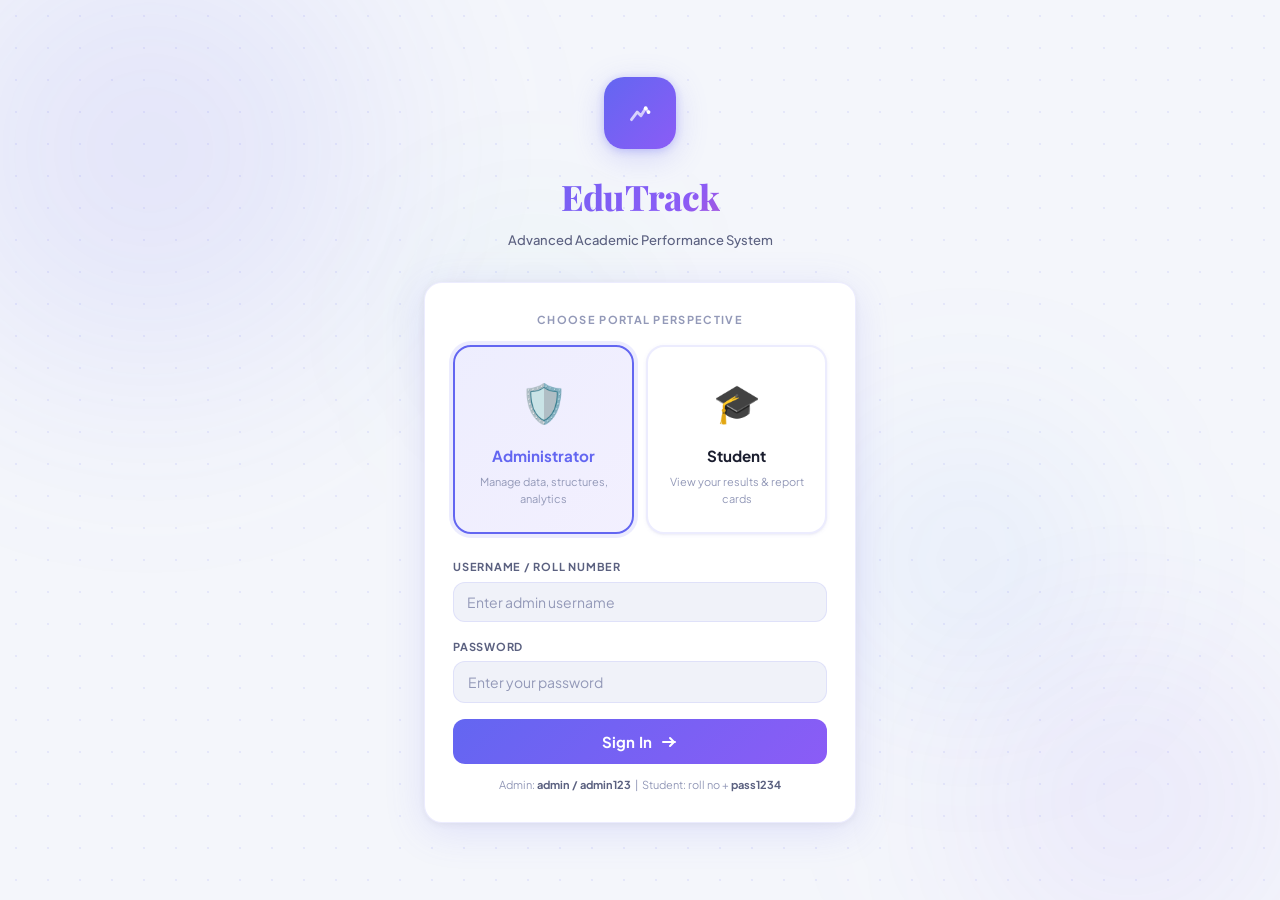
<file: index.html>
<!DOCTYPE html>
<html lang="en">
<head>
  <meta charset="UTF-8" />
  <meta name="viewport" content="width=device-width, initial-scale=1.0" />
  <title>EduTrack — Student Results System</title>
  <link rel="preconnect" href="https://fonts.googleapis.com" />
  <link href="https://fonts.googleapis.com/css2?family=Playfair+Display:wght@700;800&family=Plus+Jakarta+Sans:wght@300;400;500;600;700&display=swap" rel="stylesheet" />
  <link rel="stylesheet" href="styles.css" />
</head>
<body>

  <div class="bg-animated">
    <div class="bg-blob blob-1"></div>
    <div class="bg-blob blob-2"></div>
    <div class="bg-blob blob-3"></div>
    <div class="bg-blob blob-4"></div>
  </div>
  <div class="bg-dots"></div>
  <div class="particles" id="particles"></div>

  <div id="login-page">
    <div class="login-container">
      <div class="login-logo">
        <div class="logo-icon">
          <svg width="36" height="36" viewBox="0 0 38 38" fill="none">
            <defs>
              <linearGradient id="lg1" x1="0" y1="0" x2="38" y2="38" gradientUnits="userSpaceOnUse">
                <stop offset="0%" stop-color="#ffffff" stop-opacity="0.9" />
                <stop offset="100%" stop-color="#ffffff" stop-opacity="0.5" />
              </linearGradient>
            </defs>
            <path d="M10 26L16 18L20 22L25 14L28 18" stroke="url(#lg1)" stroke-width="3" stroke-linecap="round" stroke-linejoin="round" />
            <circle cx="28" cy="18" r="2" fill="white" />
            <circle cx="25" cy="14" r="2" fill="white" />
          </svg>
        </div>
        <h1>EduTrack</h1>
        <p>Advanced Academic Performance System</p>
      </div>

      <div class="login-box">
        <div class="role-title">Choose Portal Perspective</div>
        <div class="role-cards">
          <div class="role-card selected" id="role-admin" onclick="selectRole('admin')">
            <span class="role-icon">🛡️</span>
            <div class="role-name">Administrator</div>
            <div class="role-desc">Manage data, structures, analytics</div>
          </div>
          <div class="role-card" id="role-student" onclick="selectRole('student')">
            <span class="role-icon">🎓</span>
            <div class="role-name">Student</div>
            <div class="role-desc">View your results & report cards</div>
          </div>
        </div>

        <div id="login-err" class="login-err">⚠ Incorrect credentials. Try again.</div>

        <div class="form-group">
          <label>Username / Roll Number</label>
          <div class="input-wrap">
            <input type="text" id="login-user" placeholder="Enter username or roll number" />
          </div>
        </div>

        <div class="form-group">
          <label>Password</label>
          <div class="input-wrap">
            <input type="password" id="login-pass" placeholder="Enter your password" onkeydown="if(event.key==='Enter')doLogin()" />
          </div>
        </div>

        <button class="btn-login" onclick="doLogin()">
          <span>Sign In</span>
          <svg width="18" height="18" viewBox="0 0 18 18" fill="none">
            <path d="M3 9h12M10 5l4 4-4 4" stroke="currentColor" stroke-width="2" stroke-linecap="round" stroke-linejoin="round" />
          </svg>
        </button>
        <p class="login-hint">
          Admin: <b>admin / admin123</b> &nbsp;|&nbsp; Student: roll no + <b>pass1234</b>
        </p>
      </div>
    </div>
  </div>

  <div id="app">
    <header class="header">
      <div class="header-brand">
        <div class="logo-sm">
          <svg width="20" height="20" viewBox="0 0 38 38" fill="none">
            <path d="M10 26L16 18L20 22L25 14L28 18" stroke="white" stroke-width="3" stroke-linecap="round" stroke-linejoin="round" />
          </svg>
        </div>
        EduTrack
      </div>
      <nav class="header-nav" id="main-nav"></nav>
      <div class="header-right">
        <div class="user-pill">
          <div class="user-avatar" id="user-avatar-el">👤</div>
          <span id="user-name-el" style="font-weight:600"></span>
          <span class="role-tag" id="role-tag-el"></span>
        </div>
        <button class="btn-logout" onclick="doLogout()">
          <svg width="14" height="14" viewBox="0 0 14 14" fill="none">
            <path d="M5 2H2v10h3M9 4l3 3-3 3M12 7H6" stroke="currentColor" stroke-width="1.5" stroke-linecap="round" stroke-linejoin="round" />
          </svg>
          Logout
        </button>
      </div>
    </header>

    <div class="modal-overlay" id="modal-student">
      <div class="modal">
        <div class="modal-header">
          <h2 id="student-modal-title">Add Student</h2>
          <button class="modal-close" onclick="closeModal('modal-student')">✕</button>
        </div>
        <div id="modal-alert" class="alert"></div>
        <div class="form-group">
          <label>Roll Number</label>
          <input type="text" id="stu-roll" placeholder="e.g. 2024001" />
        </div>
        <div class="form-group">
          <label>Full Name</label>
          <input type="text" id="stu-name" placeholder="e.g. Aarav Sharma" />
        </div>
        <div class="form-row">
          <div class="form-group">
            <label>Class Segment</label>
            <select id="stu-class">
              <option>10-A</option><option>10-B</option>
              <option>11-Science</option><option>11-Commerce</option>
              <option>12-Science</option><option>12-Commerce</option>
            </select>
          </div>
          <div class="form-group">
            <label>Gender</label>
            <select id="stu-gender">
              <option>Male</option><option>Female</option><option>Other</option>
            </select>
          </div>
        </div>
        <div class="modal-footer">
          <button class="btn btn-secondary" onclick="closeModal('modal-student')">Cancel</button>
          <button class="btn btn-primary" onclick="submitStudentForm()">Save Records</button>
        </div>
      </div>
    </div>

    <div class="modal-overlay" id="modal-result">
      <div class="modal" style="max-width:560px">
        <div class="modal-header">
          <h2>Input Marks Entry</h2>
          <button class="modal-close" onclick="closeModal('modal-result')">✕</button>
        </div>
        <div id="result-modal-alert" class="alert"></div>
        <div class="form-row">
          <div class="form-group">
            <label>Target Student</label>
            <select id="res-student-id" onchange="onModalStudentClassChange()"></select>
          </div>
          <div class="form-group">
            <label>Term Exam</label>
            <select id="res-exam">
              <option>Unit Test 1</option><option>Unit Test 2</option>
              <option>Mid-Term</option><option>Final Exam</option>
            </select>
          </div>
        </div>
        <div class="form-group" style="margin-bottom:6px"><label>Academic Year</label><input type="text" id="res-year" value="2026" /></div>
        <div style="margin:1rem 0 0.5rem;font-size:11px;font-weight:700;color:var(--text3);text-transform:uppercase;letter-spacing:0.05em">Subject Metric Breakdowns</div>
        <div id="subject-fields-container" style="max-height:220px;overflow-y:auto;padding-right:4px"></div>
        <div class="modal-footer">
          <button class="btn btn-secondary" onclick="closeModal('modal-result')">Cancel</button>
          <button class="btn btn-primary" onclick="submitResultForm()">Compute & Save</button>
        </div>
      </div>
    </div>

    <div id="view-dashboard" class="view">
      <div class="container">
        <div class="page-header">
          <div><h1>📊 System <span>Overview</span></h1><p>Real-time school performance & metrics indicator</p></div>
        </div>
        <div class="stat-grid" id="dash-stats"></div>
        <div class="two-col">
          <div class="card">
            <div class="card-header"><span class="card-title">Grade Distribution</span></div>
            <div class="card-body"><div class="bar-chart" id="grade-bar-chart"></div></div>
          </div>
          <div class="card">
            <div class="card-header"><span class="card-title">🏆 Top Performers</span></div>
            <div class="card-body"><div id="top-performers-list"></div></div>
          </div>
        </div>
        <div class="two-col" style="margin-top:1.5rem">
          <div class="card">
            <div class="card-header"><span class="card-title">Class-wise Average</span></div>
            <div class="card-body"><div id="class-avg-chart" class="bar-chart"></div></div>
          </div>
          <div class="card">
            <div class="card-header"><span class="card-title">Subject Performance</span></div>
            <div class="card-body"><div id="subject-perf-chart" class="bar-chart"></div></div>
          </div>
        </div>
      </div>
    </div>

    <div id="view-students" class="view">
      <div class="container">
        <div class="page-header">
          <div><h1>👥 <span>Students</span></h1><p>Manage student records and profiles</p></div>
        </div>
        <div id="student-alert" class="alert"></div>
        <div class="search-bar">
          <input type="text" id="student-search" placeholder="Search by name or roll number..." oninput="renderStudentTable()" />
          <select id="student-class-filter" onchange="renderStudentTable()">
            <option value="">All Classes</option>
            <option>10-A</option><option>10-B</option>
            <option>11-Science</option><option>11-Commerce</option>
            <option>12-Science</option><option>12-Commerce</option>
          </select>
          <button class="btn btn-primary" onclick="openStudentModal()">+ Add Student</button>
        </div>
        <div class="card">
          <div class="table-wrap">
            <table>
              <thead>
                <tr><th>#</th><th>Roll No</th><th>Name</th><th>Class</th><th>Gender</th><th>Exams</th><th>Avg %</th><th>Grade</th><th>Actions</th></tr>
              </thead>
              <tbody id="student-tbody"></tbody>
            </table>
          </div>
        </div>
      </div>
    </div>

    <div id="view-results" class="view">
      <div class="container">
        <div class="page-header">
          <div><h1>📝 <span>Results</span></h1><p>Exam results entry and management</p></div>
          <div id="results-add-btn"></div>
        </div>
        <div id="result-alert" class="alert"></div>
        <div class="search-bar">
          <input type="text" id="result-search" placeholder="Search student..." oninput="renderResultTable()" />
          <select id="result-exam-filter" onchange="renderResultTable()">
            <option value="">All Exams</option>
            <option>Unit Test 1</option><option>Unit Test 2</option>
            <option>Mid-Term</option><option>Final Exam</option>
          </select>
        </div>
        <div class="card">
          <div class="table-wrap">
            <table>
              <thead>
                <tr><th>Student Name</th><th>Roll No</th><th>Exam Term</th><th>Class</th><th>Markings Breakdowns</th><th>Total</th><th>Pct</th><th>Status</th><th id="result-action-th">Actions</th></tr>
              </thead>
              <tbody id="result-tbody"></tbody>
            </table>
          </div>
        </div>
      </div>
    </div>

    <div id="view-analysis" class="view">
      <div class="container">
        <div class="page-header">
          <div><h1>📉 <span>Analytics</span> Laboratory</h1><p>Granular structural and curriculum failure rate analyses</p></div>
        </div>
        <div class="tab-bar">
          <button class="tab-btn active" id="tab-btn-rank" onclick="switchAnalysisTab('rank')">Leaderboards</button>
          <button class="tab-btn" id="tab-btn-subj" onclick="switchAnalysisTab('subj')">Subject Analysis</button>
        </div>
        <div id="analysis-pane-rank" class="analysis-pane" style="display:block">
          <div class="card" style="max-width:720px"><div class="card-body" id="rankings-list"></div></div>
        </div>
        <div id="analysis-pane-subj" class="analysis-pane" style="display:none">
          <div id="subject-analysis"></div>
        </div>
      </div>
    </div>

    <div id="view-reports" class="view">
      <div class="container">
        <div class="page-header">
          <div><h1>📄 Academic <span>Report Card</span></h1><p>Generate formal cumulative and printable report modules</p></div>
        </div>
        <div class="card" style="margin-bottom:1.5rem">
          <div class="card-body" style="padding:1.2rem">
            <div style="display:flex;gap:14px;align-items:flex-end;flex-wrap:wrap">
              <div class="form-group" style="margin:0;flex:1;min-width:180px"><label>Choose Target Student</label><select id="report-student-sel"></select></div>
              <div class="form-group" style="margin:0;flex:1;min-width:180px">
                <label>Target Term</label>
                <select id="report-exam-sel">
                  <option value="">All Combined (Average)</option>
                  <option>Unit Test 1</option><option>Unit Test 2</option>
                  <option>Mid-Term</option><option>Final Exam</option>
                </select>
              </div>
              <button class="btn btn-primary" onclick="generateReport()" style="height:40px">Generate Document</button>
            </div>
          </div>
        </div>
        <div id="report-output"></div>
      </div>
    </div>

    <div id="view-myresults" class="view">
      <div class="container">
        <div id="my-results-content"></div>
      </div>
    </div>
  </div>

  <script src="app.js"></script>
</body>
</html>
</file>
<file: styles.css>
/* ===== RESET & ROOT ===== */
*, *::before, *::after { box-sizing: border-box; margin: 0; padding: 0; }

:root {
  /* Light palette */
  --bg: #f4f6fb;
  --surface: #ffffff;
  --surface2: #f0f2f9;
  --surface3: #e8ebf5;
  --border: rgba(99,102,241,0.12);
  --border-light: rgba(99,102,241,0.07);
  --text: #1a1d2e;
  --text2: #5b6180;
  --text3: #9399b8;
  --accent: #6366f1;
  --accent2: #8b5cf6;
  --accent-light: rgba(99,102,241,0.08);
  --accent-glow: rgba(99,102,241,0.22);
  --gold: #d97706;
  --gold-light: rgba(217,119,6,0.10);
  --red: #dc2626;
  --red-light: rgba(220,38,38,0.08);
  --green: #059669;
  --green-light: rgba(5,150,105,0.08);
  --blue: #2563eb;
  --blue-light: rgba(37,99,235,0.08);
  --orange: #ea580c;
  --radius: 12px;
  --radius-lg: 18px;
  --shadow-sm: 0 1px 4px rgba(99,102,241,0.07), 0 1px 2px rgba(0,0,0,0.04);
  --shadow: 0 2px 16px rgba(99,102,241,0.09), 0 1px 4px rgba(0,0,0,0.04);
  --shadow-lg: 0 8px 40px rgba(99,102,241,0.15), 0 2px 8px rgba(0,0,0,0.06);
  --shadow-xl: 0 20px 60px rgba(99,102,241,0.18), 0 4px 16px rgba(0,0,0,0.07);
}

/* ===== FONTS ===== */
body {
  font-family: 'Plus Jakarta Sans', sans-serif;
  background: var(--bg);
  color: var(--text);
  min-height: 100vh;
  font-size: 14px;
  line-height: 1.6;
  overflow-x: hidden;
}

/* ===== ANIMATED BACKGROUND ===== */
.bg-animated {
  position: fixed; inset: 0; z-index: 0; pointer-events: none; overflow: hidden;
}
.bg-blob {
  position: absolute; border-radius: 50%; filter: blur(80px);
}
.blob-1 {
  width: 700px; height: 700px; background: radial-gradient(circle, rgba(99,102,241,0.14), transparent 70%);
  top: -200px; left: -200px; animation: blob-drift 18s ease-in-out infinite;
}
.blob-2 {
  width: 500px; height: 500px; background: radial-gradient(circle, rgba(139,92,246,0.10), transparent 70%);
  bottom: -150px; right: -100px; animation: blob-drift 14s ease-in-out infinite reverse;
}
.blob-3 {
  width: 400px; height: 400px; background: radial-gradient(circle, rgba(59,130,246,0.09), transparent 70%);
  top: 40%; left: 60%; animation: blob-drift 20s ease-in-out infinite 5s;
}
.blob-4 {
  width: 300px; height: 300px; background: radial-gradient(circle, rgba(16,185,129,0.07), transparent 70%);
  top: 20%; left: 30%; animation: blob-drift 16s ease-in-out infinite 3s reverse;
}
@keyframes blob-drift {
  0%, 100% { transform: translate(0,0) scale(1); }
  25% { transform: translate(40px,-50px) scale(1.06); }
  50% { transform: translate(-30px,40px) scale(0.94); }
  75% { transform: translate(20px, 20px) scale(1.03); }
}

/* dot grid */
.bg-dots {
  position: fixed; inset: 0; z-index: 0; pointer-events: none;
  background-image: radial-gradient(circle, rgba(99,102,241,0.10) 1px, transparent 1px);
  background-size: 32px 32px;
}

/* floating particles */
.particles {
  position: fixed; inset: 0; z-index: 0; pointer-events: none; overflow: hidden;
}
.particle {
  position: absolute; border-radius: 50%;
  background: linear-gradient(135deg, var(--accent), var(--accent2));
  opacity: 0;
  animation: particle-rise var(--dur, 8s) ease-in infinite var(--delay, 0s);
}
@keyframes particle-rise {
  0% { transform: translateY(100vh) scale(0); opacity: 0; }
  10% { opacity: 0.4; }
  90% { opacity: 0.15; }
  100% { transform: translateY(-20vh) scale(1.5) rotate(360deg); opacity: 0; }
}

/* ===== LOGIN PAGE ===== */
#login-page {
  position: fixed; inset: 0; z-index: 1000;
  display: flex; align-items: center; justify-content: center;
  transition: opacity 0.6s ease, transform 0.6s ease;
}
#login-page.hide {
  opacity: 0; transform: scale(1.04) translateY(-24px); pointer-events: none;
}

.login-container {
  position: relative; z-index: 1; width: 100%; max-width: 480px; padding: 1.5rem;
  animation: login-rise 0.9s cubic-bezier(0.22, 1, 0.36, 1) both;
}
@keyframes login-rise {
  from { opacity: 0; transform: translateY(50px) scale(0.96); }
  to { opacity: 1; transform: translateY(0) scale(1); }
}

.login-logo {
  text-align: center; margin-bottom: 2rem;
}
.login-logo .logo-icon {
  display: inline-flex; align-items: center; justify-content: center;
  width: 72px; height: 72px; border-radius: 20px;
  background: linear-gradient(135deg, var(--accent), var(--accent2));
  margin-bottom: 1.25rem;
  box-shadow: 0 8px 32px var(--accent-glow), 0 2px 8px rgba(99,102,241,0.3);
  animation: logo-float 4s ease-in-out infinite, logo-glow 4s ease-in-out infinite;
}
@keyframes logo-float {
  0%, 100% { transform: translateY(0); }
  50% { transform: translateY(-8px); }
}
@keyframes logo-glow {
  0%, 100% { box-shadow: 0 8px 32px rgba(99,102,241,0.25), 0 2px 8px rgba(99,102,241,0.2); }
  50% { box-shadow: 0 12px 48px rgba(99,102,241,0.45), 0 4px 16px rgba(99,102,241,0.3); }
}
.login-logo h1 {
  font-family: 'Playfair Display', serif; font-size: 2.2rem; font-weight: 800;
  background: linear-gradient(135deg, var(--accent) 0%, var(--accent2) 60%, #ec4899 100%);
  -webkit-background-clip: text; -webkit-text-fill-color: transparent;
  letter-spacing: -0.02em;
}
.login-logo p { color: var(--text2); font-size: 13px; margin-top: 4px; font-weight: 500; }

/* Role cards */
.role-title {
  text-align: center; font-size: 11px; color: var(--text3);
  text-transform: uppercase; letter-spacing: 0.12em; font-weight: 700;
  margin-bottom: 1rem;
}
.role-cards {
  display: grid; grid-template-columns: 1fr 1fr; gap: 12px; margin-bottom: 1.5rem;
}
.role-card {
  background: var(--surface); border: 2px solid var(--border);
  border-radius: var(--radius-lg); padding: 1.5rem 1rem; text-align: center;
  cursor: pointer; transition: all 0.3s cubic-bezier(0.34, 1.56, 0.64, 1);
  position: relative; overflow: hidden; box-shadow: var(--shadow-sm);
}
.role-card::after {
  content: ''; position: absolute; inset: 0;
  background: linear-gradient(135deg, var(--accent-light), rgba(139,92,246,0.06));
  opacity: 0; transition: opacity 0.25s;
}
.role-card:hover { transform: translateY(-5px) scale(1.02); border-color: var(--accent); box-shadow: var(--shadow-lg); }
.role-card.selected { border-color: var(--accent); background: rgba(99,102,241,0.04); box-shadow: 0 0 0 4px rgba(99,102,241,0.12); }
.role-card.selected::after { opacity: 1; }
.role-card .role-icon {
  font-size: 2.4rem; margin-bottom: 0.75rem; position: relative; z-index: 1; display: block;
  transition: transform 0.3s cubic-bezier(0.34, 1.56, 0.64, 1);
  animation: icon-bob 3s ease-in-out infinite;
}
.role-card:nth-child(2) .role-icon { animation-delay: 1.5s; }
@keyframes icon-bob {
  0%, 100% { transform: translateY(0); }
  50% { transform: translateY(-4px); }
}
.role-card:hover .role-icon { transform: scale(1.25) rotate(-5deg); animation-play-state: paused; }
.role-card .role-name { font-weight: 700; font-size: 0.95rem; position: relative; z-index: 1; color: var(--text); }
.role-card .role-desc { font-size: 11px; color: var(--text3); margin-top: 4px; position: relative; z-index: 1; }
.role-card.selected .role-name { color: var(--accent); }

/* Login form box */
.login-box {
  background: var(--surface); border: 1px solid var(--border);
  border-radius: var(--radius-lg); padding: 1.75rem; box-shadow: var(--shadow-lg);
}
.login-box .form-group { margin-bottom: 1rem; }
.login-box label {
  display: block; font-size: 11px; font-weight: 700; text-transform: uppercase;
  letter-spacing: 0.09em; color: var(--text2); margin-bottom: 6px;
}
.input-wrap { position: relative; }
.login-box input {
  width: 100%; padding: 11px 14px; border-radius: var(--radius);
  border: 1.5px solid var(--border); background: var(--surface2);
  font-family: 'Plus Jakarta Sans', sans-serif; font-size: 14px; color: var(--text);
  outline: none; transition: all 0.25s;
}
.login-box input:focus {
  border-color: var(--accent); box-shadow: 0 0 0 3px rgba(99,102,241,0.14);
  background: #fff;
}
.login-box input::placeholder { color: var(--text3); }

.btn-login {
  width: 100%; padding: 13px; border-radius: var(--radius); border: none;
  background: linear-gradient(135deg, var(--accent), var(--accent2));
  color: #fff; font-family: 'Plus Jakarta Sans', sans-serif; font-weight: 700; font-size: 15px;
  cursor: pointer; transition: all 0.3s; letter-spacing: 0.01em;
  display: flex; align-items: center; justify-content: center; gap: 8px;
  position: relative; overflow: hidden;
}
.btn-login::before {
  content: ''; position: absolute; top: -50%; left: -60%; width: 60%; height: 200%;
  background: linear-gradient(90deg, transparent, rgba(255,255,255,0.25), transparent);
  transform: skewX(-20deg); transition: left 0.6s;
}
.btn-login:hover::before { left: 140%; }
.btn-login:hover { transform: translateY(-2px); box-shadow: 0 8px 28px rgba(99,102,241,0.35); }
.btn-login:active { transform: translateY(0) scale(0.98); }

.login-hint { font-size: 11px; color: var(--text3); text-align: center; margin-top: 0.75rem; }
.login-hint b { color: var(--text2); }

.login-err {
  background: var(--red-light); border: 1px solid rgba(220,38,38,0.2); color: var(--red);
  padding: 10px 14px; border-radius: var(--radius); font-size: 13px; margin-bottom: 1rem; display: none;
  font-weight: 500;
}
.login-err.show { display: block; animation: shake 0.4s ease; }
@keyframes shake { 0%,100%{transform:translateX(0)} 20%{transform:translateX(-8px)} 40%{transform:translateX(8px)} 60%{transform:translateX(-5px)} 80%{transform:translateX(5px)} }

/* ===== MAIN APP ===== */
#app { display: none; position: relative; z-index: 1; }
#app.visible { display: block; animation: app-enter 0.6s cubic-bezier(0.22,1,0.36,1) both; }
@keyframes app-enter { from { opacity: 0; transform: translateY(20px); } to { opacity: 1; transform: translateY(0); } }

/* ===== HEADER ===== */
.header {
  background: rgba(255,255,255,0.88); backdrop-filter: blur(20px);
  border-bottom: 1px solid var(--border);
  padding: 0 1.75rem; display: flex; align-items: center; justify-content: space-between;
  height: 62px; position: sticky; top: 0; z-index: 100;
  box-shadow: 0 1px 12px rgba(99,102,241,0.08);
}
.header-brand {
  font-family: 'Playfair Display', serif; font-size: 1.25rem; font-weight: 800;
  display: flex; align-items: center; gap: 10px; color: var(--accent);
}
.header-brand .logo-sm {
  width: 34px; height: 34px; border-radius: 9px;
  background: linear-gradient(135deg, var(--accent), var(--accent2));
  display: flex; align-items: center; justify-content: center;
}
.header-right { display: flex; align-items: center; gap: 12px; }
.user-pill {
  display: flex; align-items: center; gap: 8px;
  background: var(--surface2); border: 1px solid var(--border);
  border-radius: 50px; padding: 5px 12px 5px 6px; font-size: 12px;
}
.user-avatar {
  width: 28px; height: 28px; border-radius: 50%;
  display: flex; align-items: center; justify-content: center; font-size: 13px;
}
.user-avatar.admin { background: linear-gradient(135deg, var(--accent), var(--accent2)); }
.user-avatar.student { background: linear-gradient(135deg, #10b981, #3b82f6); }
.role-tag {
  font-size: 10px; padding: 2px 8px; border-radius: 50px; font-weight: 700;
  text-transform: uppercase; letter-spacing: 0.07em;
}
.role-tag.admin { background: var(--accent-light); color: var(--accent); }
.role-tag.student { background: var(--green-light); color: var(--green); }

.btn-logout {
  background: none; border: 1.5px solid var(--border); color: var(--text2);
  font-family: 'Plus Jakarta Sans', sans-serif; font-size: 12px; font-weight: 600;
  padding: 6px 14px; border-radius: 8px; cursor: pointer; transition: all 0.2s;
  display: flex; align-items: center; gap: 6px;
}
.btn-logout:hover { border-color: var(--red); color: var(--red); background: var(--red-light); }

.header-nav { display: flex; gap: 2px; }
.nav-btn {
  background: none; border: none; color: var(--text2);
  font-family: 'Plus Jakarta Sans', sans-serif; font-size: 13px; font-weight: 600;
  padding: 7px 15px; border-radius: 9px; cursor: pointer; transition: all 0.2s;
  position: relative;
}
.nav-btn::after {
  content: ''; position: absolute; bottom: 2px; left: 50%; right: 50%;
  height: 2px; background: var(--accent); border-radius: 2px; transition: all 0.25s cubic-bezier(0.34,1.56,0.64,1);
}
.nav-btn:hover { color: var(--text); background: var(--accent-light); }
.nav-btn.active { color: var(--accent); }
.nav-btn.active::after { left: 12px; right: 12px; }

/* ===== LAYOUT ===== */
.container { max-width: 1240px; margin: 0 auto; padding: 2rem 1.75rem; }
.view { display: none; }
.view.active { display: block; animation: view-in 0.4s cubic-bezier(0.22,1,0.36,1) both; }
@keyframes view-in { from { opacity: 0; transform: translateY(16px); } to { opacity: 1; transform: translateY(0); } }

/* ===== PAGE HEADER ===== */
.page-header { margin-bottom: 2rem; display: flex; align-items: flex-start; justify-content: space-between; flex-wrap: wrap; gap: 1rem; }
.page-header h1 { font-family: 'Playfair Display', serif; font-size: 1.8rem; font-weight: 800; letter-spacing: -0.02em; }
.page-header h1 span { background: linear-gradient(135deg, var(--accent), var(--accent2)); -webkit-background-clip: text; -webkit-text-fill-color: transparent; }
.page-header p { color: var(--text2); margin-top: 4px; font-size: 13px; }

/* ===== STAT CARDS ===== */
.stat-grid { display: grid; grid-template-columns: repeat(auto-fit, minmax(200px, 1fr)); gap: 14px; margin-bottom: 2rem; }
.stat-card {
  background: var(--surface); border: 1px solid var(--border); border-radius: var(--radius-lg);
  padding: 1.4rem 1.5rem; position: relative; overflow: hidden;
  box-shadow: var(--shadow);
  transition: transform 0.3s cubic-bezier(0.34,1.56,0.64,1), box-shadow 0.3s;
  animation: card-pop 0.5s cubic-bezier(0.34,1.56,0.64,1) both;
}
.stat-card:nth-child(1) { animation-delay: 0.05s; }
.stat-card:nth-child(2) { animation-delay: 0.1s; }
.stat-card:nth-child(3) { animation-delay: 0.15s; }
.stat-card:nth-child(4) { animation-delay: 0.2s; }
@keyframes card-pop {
  from { opacity: 0; transform: translateY(24px) scale(0.95); }
  to { opacity: 1; transform: translateY(0) scale(1); }
}
.stat-card:hover { transform: translateY(-5px) scale(1.01); box-shadow: var(--shadow-xl); }
.stat-card::before {
  content: ''; position: absolute; top: 0; left: 0; right: 0; height: 3px;
  background: linear-gradient(90deg, var(--accent), var(--accent2));
}
.stat-card::after {
  content: ''; position: absolute; top: -40px; right: -30px; width: 120px; height: 120px;
  border-radius: 50%; background: radial-gradient(circle, var(--accent-light), transparent 70%);
}
.stat-icon { font-size: 1.7rem; margin-bottom: 0.75rem; display: block; }
.stat-label { font-size: 11px; text-transform: uppercase; letter-spacing: 0.09em; color: var(--text3); font-weight: 700; margin-bottom: 4px; }
.stat-value { font-family: 'Playfair Display', serif; font-size: 2.2rem; font-weight: 800; line-height: 1; color: var(--text); }
.stat-sub { font-size: 12px; color: var(--text3); margin-top: 5px; }

/* ===== CARD ===== */
.card {
  background: var(--surface); border: 1px solid var(--border); border-radius: var(--radius-lg);
  box-shadow: var(--shadow); overflow: hidden;
  transition: box-shadow 0.2s;
}
.card:hover { box-shadow: var(--shadow-lg); }
.card-header {
  padding: 1rem 1.4rem; border-bottom: 1px solid var(--border);
  display: flex; align-items: center; justify-content: space-between;
  background: linear-gradient(to right, rgba(99,102,241,0.04), transparent);
}
.card-title { font-family: 'Playfair Display', serif; font-size: 1rem; font-weight: 700; color: var(--text); }
.card-body { padding: 1.4rem; }

/* ===== GRID ===== */
.two-col { display: grid; grid-template-columns: 1fr 1fr; gap: 1.5rem; }
.three-col { display: grid; grid-template-columns: repeat(3, 1fr); gap: 1.5rem; }
@media(max-width: 900px) { .two-col, .three-col { grid-template-columns: 1fr; } }

/* ===== FORM ===== */
.form-group { margin-bottom: 1rem; }
.form-group label { display: block; font-size: 11px; font-weight: 700; color: var(--text2); margin-bottom: 6px; text-transform: uppercase; letter-spacing: 0.07em; }
input[type="text"], input[type="number"], select, textarea {
  width: 100%; padding: 10px 13px; border-radius: var(--radius); border: 1.5px solid var(--border);
  background: var(--surface2); font-family: 'Plus Jakarta Sans', sans-serif; font-size: 14px;
  color: var(--text); outline: none; transition: all 0.22s;
}
input:focus, select:focus, textarea:focus { border-color: var(--accent); box-shadow: 0 0 0 3px rgba(99,102,241,0.12); background: #fff; }
input::placeholder { color: var(--text3); }
select option { background: #fff; color: var(--text); }
.form-row { display: grid; grid-template-columns: 1fr 1fr; gap: 12px; }

/* ===== BUTTONS ===== */
.btn {
  display: inline-flex; align-items: center; gap: 6px;
  padding: 9px 18px; border-radius: var(--radius); font-family: 'Plus Jakarta Sans', sans-serif;
  font-size: 13px; font-weight: 700; cursor: pointer; border: none; transition: all 0.25s;
  position: relative; overflow: hidden;
}
.btn::before {
  content: ''; position: absolute; top: -50%; left: -60%; width: 50%; height: 200%;
  background: linear-gradient(90deg, transparent, rgba(255,255,255,0.2), transparent);
  transform: skewX(-15deg); transition: left 0.5s;
}
.btn:hover::before { left: 150%; }
.btn-primary { background: linear-gradient(135deg, var(--accent), var(--accent2)); color: #fff; box-shadow: 0 2px 12px rgba(99,102,241,0.25); }
.btn-primary:hover { transform: translateY(-2px); box-shadow: 0 6px 24px rgba(99,102,241,0.35); }
.btn-secondary { background: var(--surface2); color: var(--text2); border: 1.5px solid var(--border); }
.btn-secondary:hover { background: var(--surface3); color: var(--text); border-color: var(--accent); }
.btn-danger { background: var(--red-light); color: var(--red); border: 1px solid rgba(220,38,38,0.2); }
.btn-danger:hover { background: rgba(220,38,38,0.14); }
.btn-sm { padding: 5px 12px; font-size: 12px; border-radius: 8px; }

/* ===== TABLE ===== */
.table-wrap { overflow-x: auto; }
table { width: 100%; border-collapse: collapse; font-size: 13px; }
thead th {
  text-align: left; padding: 11px 14px;
  background: linear-gradient(to right, rgba(99,102,241,0.04), var(--surface2));
  color: var(--text3); font-weight: 700; font-size: 11px; text-transform: uppercase;
  letter-spacing: 0.08em; border-bottom: 1px solid var(--border);
}
tbody tr { border-bottom: 1px solid var(--border-light); transition: background 0.15s, transform 0.1s; }
tbody tr:hover { background: rgba(99,102,241,0.04); }
tbody td { padding: 12px 14px; color: var(--text); }
tbody tr:last-child { border-bottom: none; }

/* ===== GRADE BADGE ===== */
.grade-badge { display: inline-block; padding: 3px 10px; border-radius: 20px; font-size: 11px; font-weight: 700; letter-spacing: 0.03em; }
.grade-O { background: rgba(5,150,105,0.12); color: #059669; }
.grade-A { background: rgba(99,102,241,0.12); color: var(--accent); }
.grade-B { background: var(--blue-light); color: var(--blue); }
.grade-C { background: var(--gold-light); color: var(--gold); }
.grade-D { background: rgba(234,88,12,0.10); color: var(--orange); }
.grade-F { background: var(--red-light); color: var(--red); }

/* ===== BAR CHART ===== */
.bar-chart { display: flex; flex-direction: column; gap: 12px; }
.bar-row { display: flex; align-items: center; gap: 10px; }
.bar-label { font-size: 12px; color: var(--text2); min-width: 70px; font-weight: 500; }
.bar-track { flex: 1; background: var(--surface2); border-radius: 6px; height: 24px; overflow: hidden; border: 1px solid var(--border-light); }
.bar-fill { height: 100%; border-radius: 6px; display: flex; align-items: center; padding-left: 10px; font-size: 11px; font-weight: 700; color: rgba(255,255,255,0.9); min-width: 30px; transition: width 1s cubic-bezier(0.22, 1, 0.36, 1); }
.bar-count { font-size: 12px; color: var(--text3); min-width: 28px; text-align: right; font-weight: 600; }

/* ===== PROGRESS ===== */
.progress-mini { height: 5px; background: var(--surface3); border-radius: 5px; overflow: hidden; }
.progress-fill { height: 100%; border-radius: 5px; transition: width 0.8s cubic-bezier(0.22, 1, 0.36, 1); }

/* ===== RANK ===== */
.rank-num {
  font-family: 'Playfair Display', serif; font-size: 0.85rem; font-weight: 800;
  width: 34px; height: 34px; border-radius: 50%;
  display: flex; align-items: center; justify-content: center;
  background: var(--surface2); border: 1.5px solid var(--border); color: var(--text3);
}
.rank-num.gold { background: var(--gold-light); color: var(--gold); border-color: rgba(217,119,6,0.25); }
.rank-num.silver { background: rgba(148,163,184,0.12); color: #6b7280; border-color: rgba(148,163,184,0.25); }
.rank-num.bronze { background: rgba(234,88,12,0.09); color: var(--orange); border-color: rgba(234,88,12,0.2); }

/* ===== TABS ===== */
.tab-bar {
  display: flex; gap: 0; background: var(--surface); padding: 4px; border-radius: var(--radius);
  margin-bottom: 1.5rem; width: fit-content; border: 1px solid var(--border);
  box-shadow: var(--shadow-sm);
}
.tab-btn {
  padding: 7px 18px; border-radius: 9px; border: none; background: none;
  font-family: 'Plus Jakarta Sans', sans-serif; font-size: 13px; font-weight: 600;
  cursor: pointer; color: var(--text2); transition: all 0.2s;
}
.tab-btn.active { background: var(--accent); color: #fff; box-shadow: 0 2px 10px rgba(99,102,241,0.3); }

/* ===== ALERT ===== */
.alert { padding: 10px 14px; border-radius: var(--radius); font-size: 13px; margin-bottom: 1rem; display: none; font-weight: 500; }
.alert.show { display: flex; align-items: center; gap: 8px; animation: alert-in 0.35s cubic-bezier(0.22,1,0.36,1); }
@keyframes alert-in { from { opacity: 0; transform: translateY(-10px) scale(0.97); } to { opacity: 1; transform: translateY(0) scale(1); } }
.alert-success { background: var(--green-light); color: var(--green); border: 1px solid rgba(5,150,105,0.2); }
.alert-error { background: var(--red-light); color: var(--red); border: 1px solid rgba(220,38,38,0.2); }

/* ===== SEARCH ===== */
.search-bar { display: flex; gap: 10px; margin-bottom: 1.4rem; align-items: center; flex-wrap: wrap; }
.search-bar input { flex: 1; min-width: 200px; }

/* ===== EMPTY STATE ===== */
.empty { text-align: center; padding: 3rem 1rem; color: var(--text3); }
.empty .empty-icon { font-size: 3rem; margin-bottom: 0.75rem; opacity: 0.5; animation: empty-pulse 2s ease-in-out infinite; }
@keyframes empty-pulse { 0%,100%{transform:scale(1);opacity:.5} 50%{transform:scale(1.1);opacity:.7} }
.empty p { font-size: 14px; font-weight: 500; }

/* ===== MODAL ===== */
.modal-overlay { position: fixed; inset: 0; background: rgba(20,20,40,0.3); backdrop-filter: blur(8px); z-index: 200; display: none; align-items: center; justify-content: center; }
.modal-overlay.open { display: flex; animation: overlay-in 0.2s ease; }
@keyframes overlay-in { from{opacity:0} to{opacity:1} }
.modal {
  background: var(--surface); border: 1px solid var(--border); border-radius: var(--radius-lg);
  box-shadow: var(--shadow-xl); padding: 1.75rem; width: 90%; max-width: 520px;
  animation: modal-pop 0.3s cubic-bezier(0.34, 1.56, 0.64, 1);
}
@keyframes modal-pop { from { transform: scale(0.88) translateY(20px); opacity: 0; } to { transform: scale(1) translateY(0); opacity: 1; } }
.modal-header { display: flex; align-items: center; justify-content: space-between; margin-bottom: 1.25rem; }
.modal-header h2 { font-family: 'Playfair Display', serif; font-size: 1.3rem; font-weight: 800; }
.modal-close { background: var(--surface2); border: 1px solid var(--border); border-radius: 8px; width: 32px; height: 32px; display: flex; align-items: center; justify-content: center; cursor: pointer; font-size: 14px; color: var(--text2); transition: all 0.2s; }
.modal-close:hover { background: var(--red-light); color: var(--red); border-color: rgba(220,38,38,0.2); }
.modal-footer { display: flex; gap: 10px; justify-content: flex-end; margin-top: 1.4rem; padding-top: 1rem; border-top: 1px solid var(--border); }

/* ===== REPORT CARD ===== */
.report-card-header {
  background: linear-gradient(135deg, rgba(99,102,241,0.06), rgba(139,92,246,0.04));
  border-bottom: 1px solid var(--border); padding: 1.75rem;
  border-radius: var(--radius-lg) var(--radius-lg) 0 0;
  position: relative; overflow: hidden;
}
.report-card-header::before {
  content: ''; position: absolute; top: 0; left: 0; right: 0; height: 4px;
  background: linear-gradient(90deg, var(--accent), var(--accent2), #ec4899);
}
.report-card-header h2 { font-family: 'Playfair Display', serif; font-size: 1.6rem; font-weight: 800; margin-bottom: 4px; }
.report-card-header p { font-size: 12px; color: var(--text3); font-weight: 500; }
.subject-row { display: grid; grid-template-columns: 2fr 1fr 1fr 80px 80px; gap: 8px; padding: 9px 0; border-bottom: 1px solid var(--border-light); align-items: center; font-size: 13px; }
.subject-row.header { font-size: 11px; font-weight: 700; text-transform: uppercase; letter-spacing: 0.06em; color: var(--text3); }

/* ===== ACCESS DENIED ===== */
.access-denied { text-align: center; padding: 4rem 2rem; }
.access-denied .ad-icon { font-size: 4rem; margin-bottom: 1rem; }
.access-denied h2 { font-family: 'Playfair Display', serif; font-size: 1.5rem; font-weight: 800; margin-bottom: 0.5rem; color: var(--red); }
.access-denied p { color: var(--text2); }

/* ===== STUDENT WELCOME ===== */
.student-welcome {
  background: linear-gradient(135deg, rgba(99,102,241,0.06), rgba(16,185,129,0.04));
  border: 1px solid var(--border); border-radius: var(--radius-lg); padding: 2rem;
  margin-bottom: 1.5rem; position: relative; overflow: hidden;
  box-shadow: var(--shadow);
}
.student-welcome::before { content: ''; position: absolute; top: 0; left: 0; right: 0; height: 4px; background: linear-gradient(90deg, var(--green), #3b82f6); }
.student-welcome h2 { font-family: 'Playfair Display', serif; font-size: 1.5rem; font-weight: 800; }
.student-welcome p { color: var(--text2); margin-top: 4px; font-size: 13px; }

/* ===== CLASS BADGE ===== */
.cls-badge { background: var(--accent-light); color: var(--accent); padding: 3px 10px; border-radius: 50px; font-size: 11px; font-weight: 700; }

/* ===== SCROLL ANIMATIONS ===== */
.card { animation: fade-up 0.5s cubic-bezier(0.22,1,0.36,1) both; }
.card:nth-child(1) { animation-delay: 0.05s; }
.card:nth-child(2) { animation-delay: 0.1s; }
.card:nth-child(3) { animation-delay: 0.15s; }
@keyframes fade-up { from { opacity: 0; transform: translateY(20px); } to { opacity: 1; transform: translateY(0); } }

/* ===== PULSE DOT ===== */
.pulse-dot { display: inline-block; width: 8px; height: 8px; border-radius: 50%; background: var(--green); margin-right: 6px; animation: dot-pulse 2s ease-in-out infinite; }
@keyframes dot-pulse { 0%,100% { box-shadow: 0 0 0 0 rgba(5,150,105, 0.4); } 50% { box-shadow: 0 0 0 8px rgba(5,150,105, 0); } }
</file>
